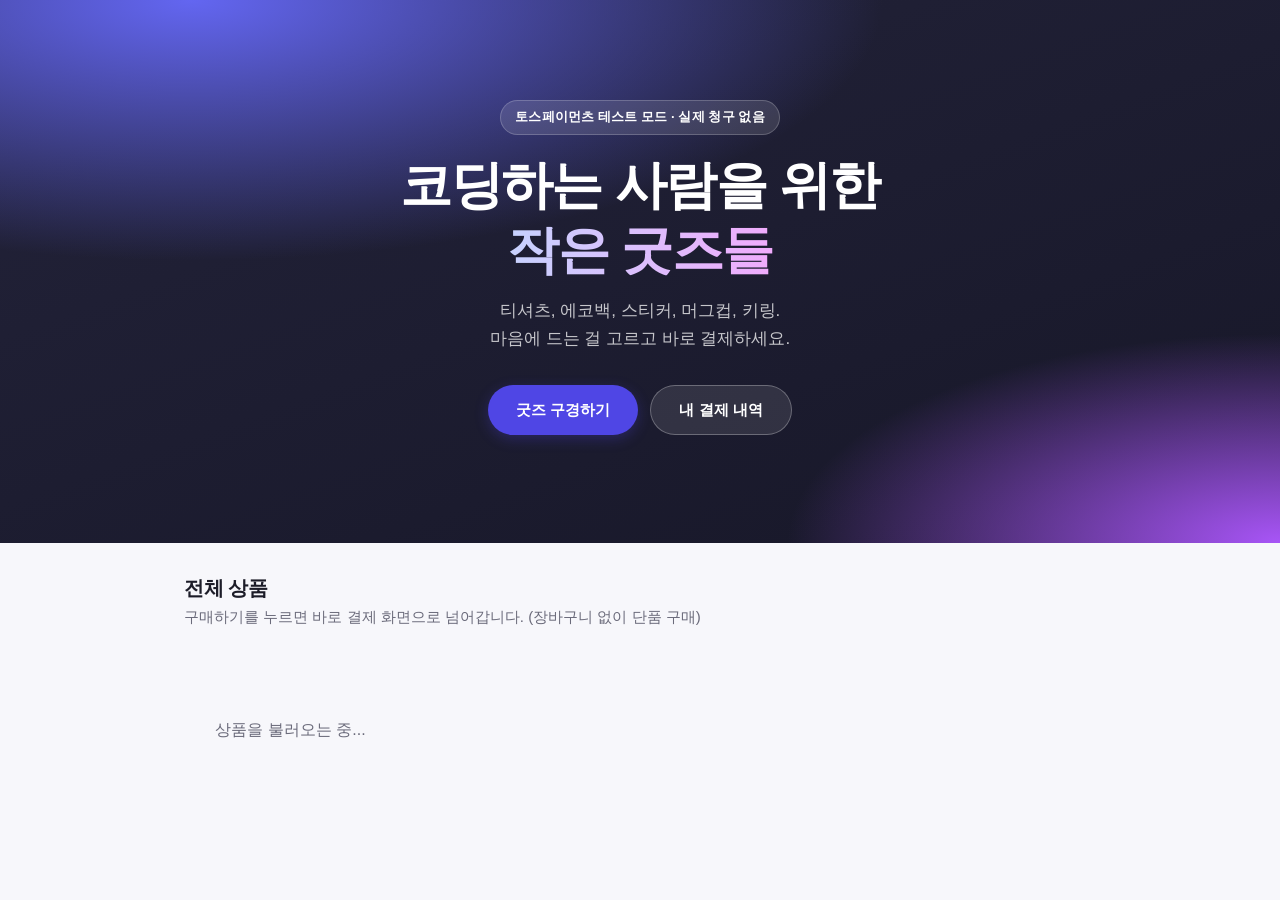
<file: index.html>
<!DOCTYPE html>
<html lang="ko">
<head>
  <meta charset="UTF-8" />
  <meta name="viewport" content="width=device-width, initial-scale=1.0" />
  <title>굿즈샵 | 잔재미코딩 굿즈 스토어</title>
  <link rel="stylesheet" href="./assets/css/style.css" />
</head>
<body>
  <div id="nav-placeholder"></div>

  <section class="hero">
    <div class="hero-inner">
      <span class="hero-badge">토스페이먼츠 테스트 모드 · 실제 청구 없음</span>
      <h1 class="hero-title">코딩하는 사람을 위한<br /><em>작은 굿즈들</em></h1>
      <p class="hero-sub">티셔츠, 에코백, 스티커, 머그컵, 키링.<br />마음에 드는 걸 고르고 바로 결제하세요.</p>
      <div class="hero-actions">
        <a class="btn btn-primary" href="#products">굿즈 구경하기</a>
        <a class="btn btn-hero-ghost" href="./pages/my-orders.html">내 결제 내역</a>
      </div>
    </div>
  </section>

  <main>
    <section id="products">
      <div class="section-head">
        <h2>전체 상품</h2>
        <p class="page-sub">구매하기를 누르면 바로 결제 화면으로 넘어갑니다. (장바구니 없이 단품 구매)</p>
      </div>
      <div id="product-grid" class="product-grid">
        <p class="empty-state">상품을 불러오는 중...</p>
      </div>
    </section>
  </main>

  <script type="module" src="./js/products.js"></script>
</body>
</html>
</file>
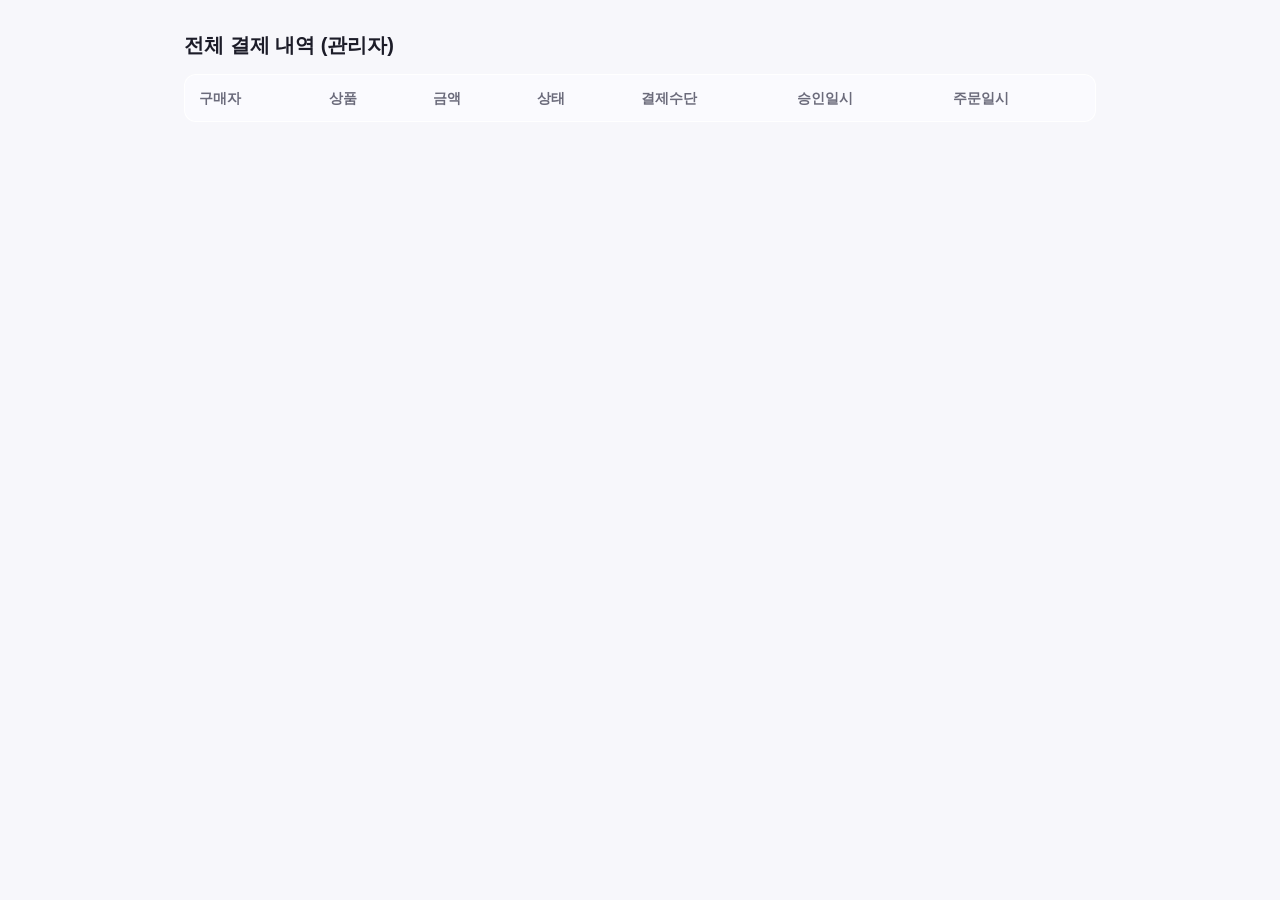
<file: pages/admin.html>
<!DOCTYPE html>
<html lang="ko">
<head>
  <meta charset="UTF-8" />
  <meta name="viewport" content="width=device-width, initial-scale=1.0" />
  <title>관리자 | 굿즈샵</title>
  <link rel="stylesheet" href="../assets/css/style.css" />
</head>
<body>
  <div id="nav-placeholder"></div>

  <main>
    <h2>전체 결제 내역 (관리자)</h2>
    <p id="empty-state" class="empty-state" style="display:none;">아직 결제 내역이 없습니다.</p>
    <table id="orders-table">
      <thead>
        <tr>
          <th>구매자</th>
          <th>상품</th>
          <th>금액</th>
          <th>상태</th>
          <th>결제수단</th>
          <th>승인일시</th>
          <th>주문일시</th>
        </tr>
      </thead>
      <tbody id="orders-tbody"></tbody>
    </table>
  </main>

  <script type="module" src="../js/admin.js"></script>
</body>
</html>
</file>
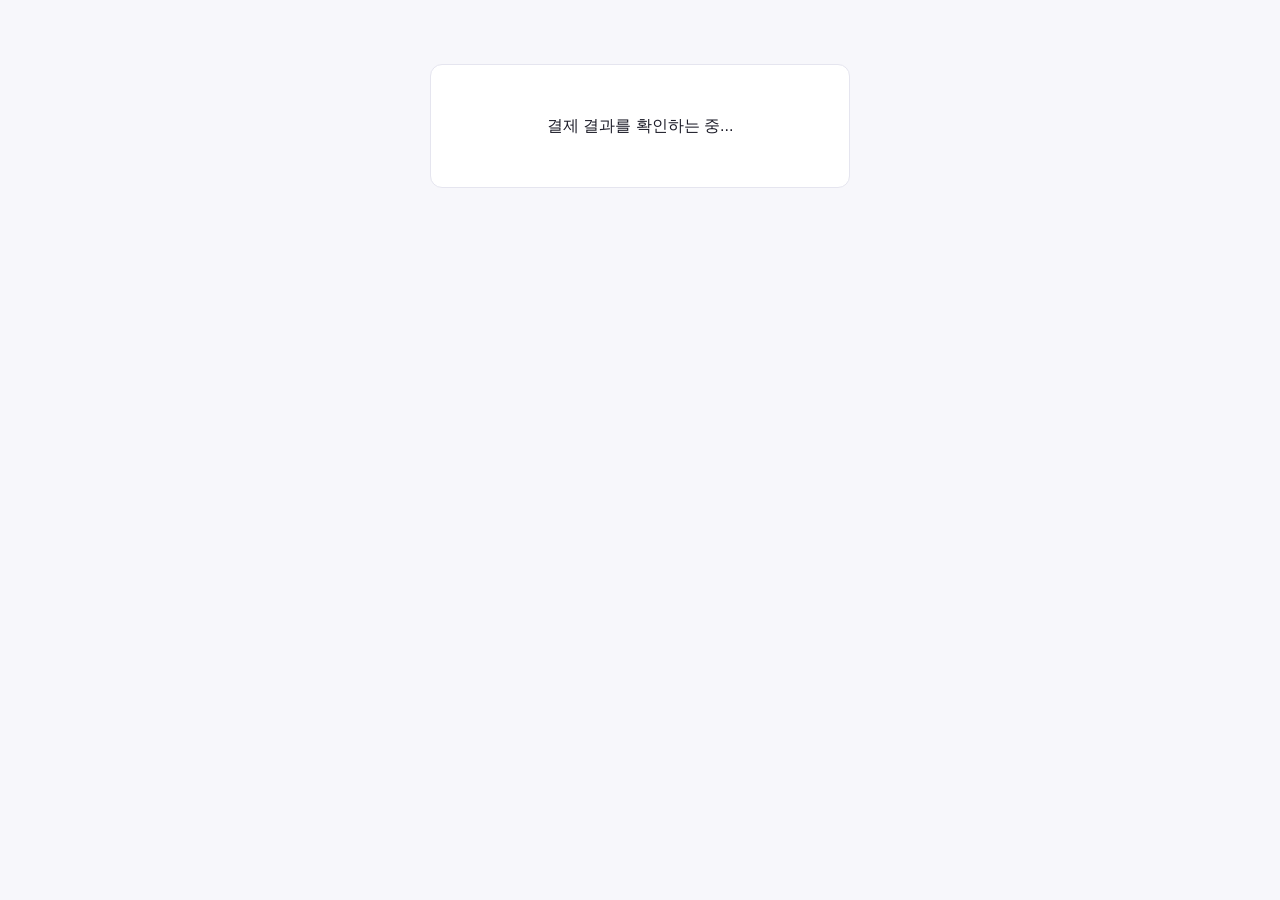
<file: pages/checkout-result.html>
<!DOCTYPE html>
<html lang="ko">
<head>
  <meta charset="UTF-8" />
  <meta name="viewport" content="width=device-width, initial-scale=1.0" />
  <title>결제 결과 | 굿즈샵</title>
  <link rel="stylesheet" href="../assets/css/style.css" />
</head>
<body>
  <div id="nav-placeholder"></div>

  <main>
    <div id="result-box" class="result-box">
      <p>결제 결과를 확인하는 중...</p>
    </div>
  </main>

  <script type="module" src="../js/checkout-result.js"></script>
</body>
</html>
</file>
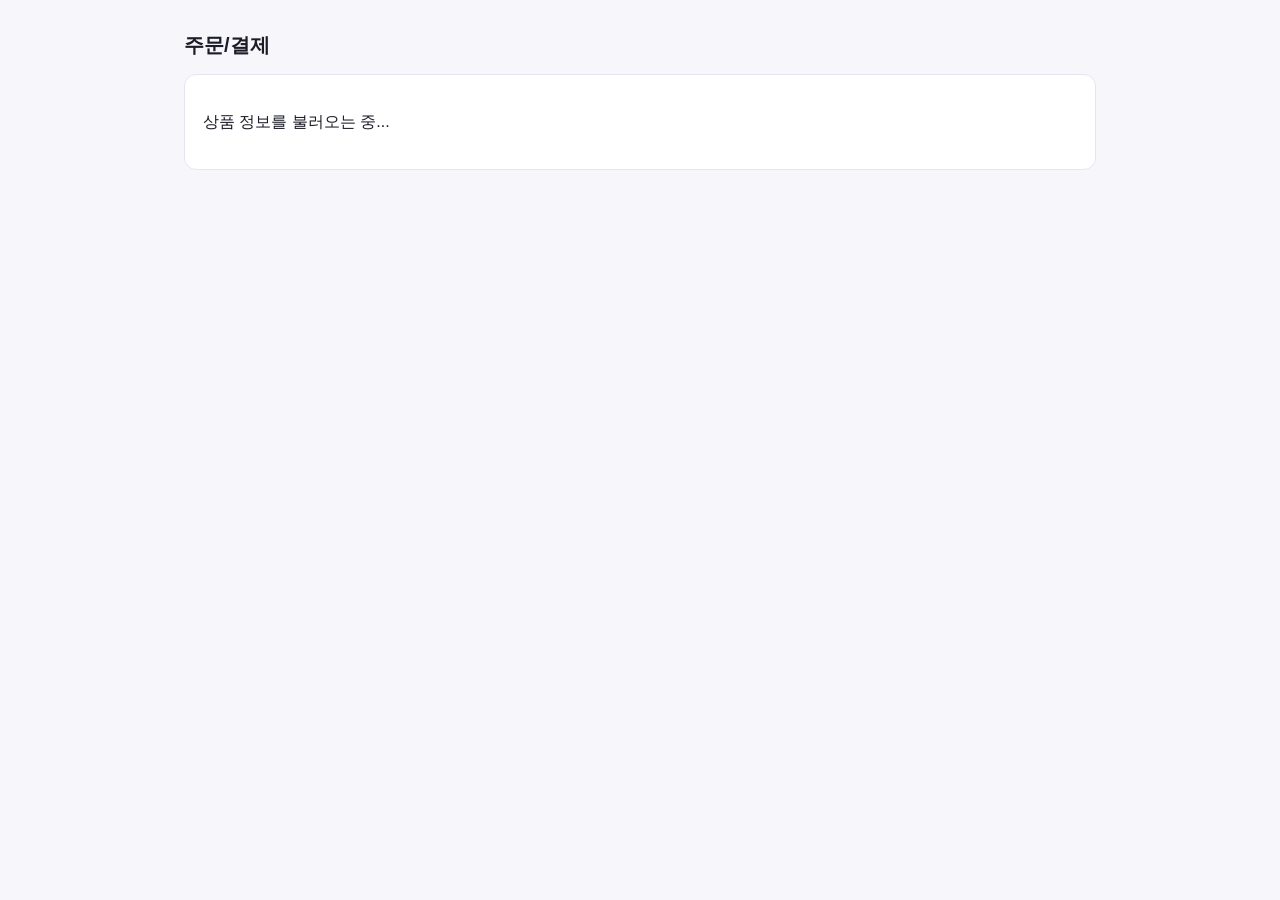
<file: pages/checkout.html>
<!DOCTYPE html>
<html lang="ko">
<head>
  <meta charset="UTF-8" />
  <meta name="viewport" content="width=device-width, initial-scale=1.0" />
  <title>결제하기 | 굿즈샵</title>
  <link rel="stylesheet" href="../assets/css/style.css" />
  <!-- 토스페이먼츠 결제위젯 SDK -->
  <script src="https://js.tosspayments.com/v1/payment-widget"></script>
</head>
<body>
  <div id="nav-placeholder"></div>

  <main>
    <h2>주문/결제</h2>
    <div id="checkout-error" class="form-error"></div>

    <div id="checkout-summary" class="checkout-summary">
      <p>상품 정보를 불러오는 중...</p>
    </div>

    <div id="pay-area" style="display:none;">
      <div id="payment-method"></div>
      <div id="agreement"></div>
      <button id="payment-button" class="btn btn-primary btn-block" style="margin-top:20px;" disabled>
        결제하기
      </button>
    </div>
  </main>

  <script type="module" src="../js/checkout.js"></script>
</body>
</html>
</file>
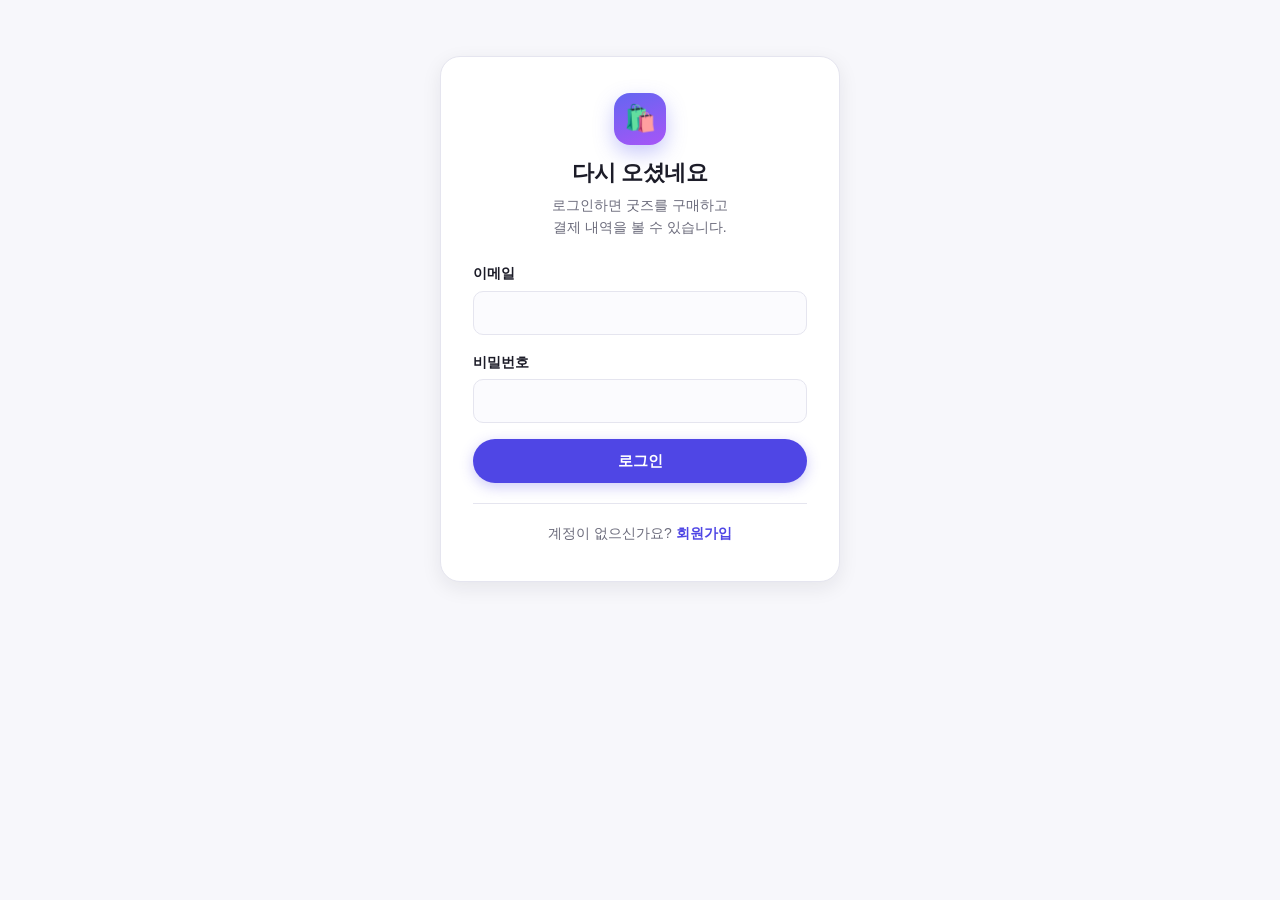
<file: pages/login.html>
<!DOCTYPE html>
<html lang="ko">
<head>
  <meta charset="UTF-8" />
  <meta name="viewport" content="width=device-width, initial-scale=1.0" />
  <title>로그인 | 굿즈샵</title>
  <link rel="stylesheet" href="../assets/css/style.css" />
</head>
<body>
  <div id="nav-placeholder"></div>

  <main class="auth">
    <div class="form-panel">
      <div class="auth-head">
        <div class="auth-mark">🛍️</div>
        <h2>다시 오셨네요</h2>
        <p class="auth-sub">로그인하면 굿즈를 구매하고<br />결제 내역을 볼 수 있습니다.</p>
      </div>
      <div id="form-error" class="form-error"></div>
      <form id="login-form">
        <div class="form-field">
          <label for="email">이메일</label>
          <input type="email" id="email" required autocomplete="email" />
        </div>
        <div class="form-field">
          <label for="password">비밀번호</label>
          <input type="password" id="password" required autocomplete="current-password" />
        </div>
        <button type="submit" id="submit-btn" class="btn btn-primary btn-block">로그인</button>
      </form>
      <div class="form-footer">
        계정이 없으신가요? <a href="./signup.html">회원가입</a>
      </div>
    </div>
  </main>

  <script type="module" src="../js/login.js"></script>
</body>
</html>
</file>
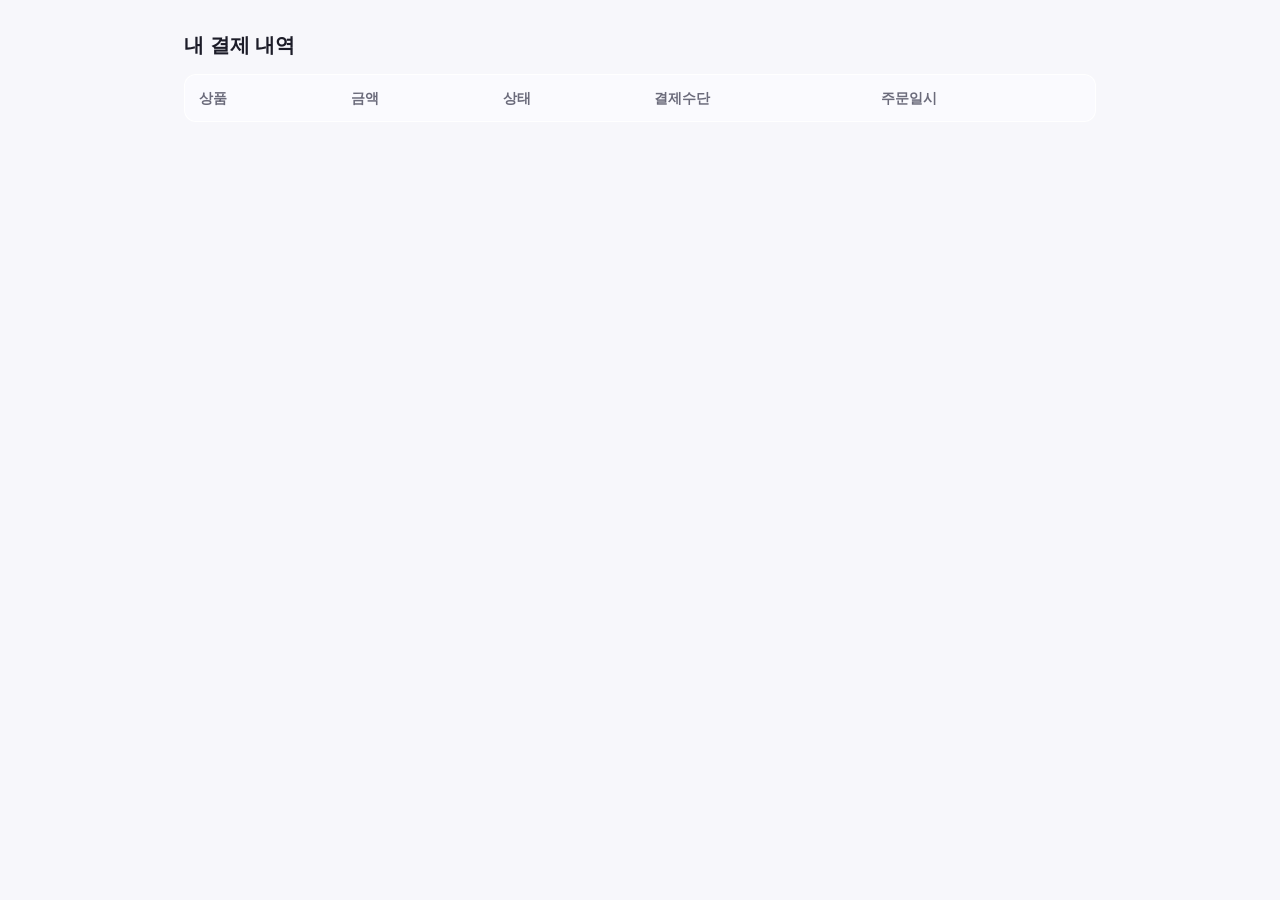
<file: pages/my-orders.html>
<!DOCTYPE html>
<html lang="ko">
<head>
  <meta charset="UTF-8" />
  <meta name="viewport" content="width=device-width, initial-scale=1.0" />
  <title>내 결제 내역 | 굿즈샵</title>
  <link rel="stylesheet" href="../assets/css/style.css" />
</head>
<body>
  <div id="nav-placeholder"></div>

  <main>
    <h2>내 결제 내역</h2>
    <p id="empty-state" class="empty-state" style="display:none;">아직 결제 내역이 없습니다.</p>
    <table id="orders-table">
      <thead>
        <tr>
          <th>상품</th>
          <th>금액</th>
          <th>상태</th>
          <th>결제수단</th>
          <th>주문일시</th>
        </tr>
      </thead>
      <tbody id="orders-tbody"></tbody>
    </table>
  </main>

  <script type="module" src="../js/my-orders.js"></script>
</body>
</html>
</file>
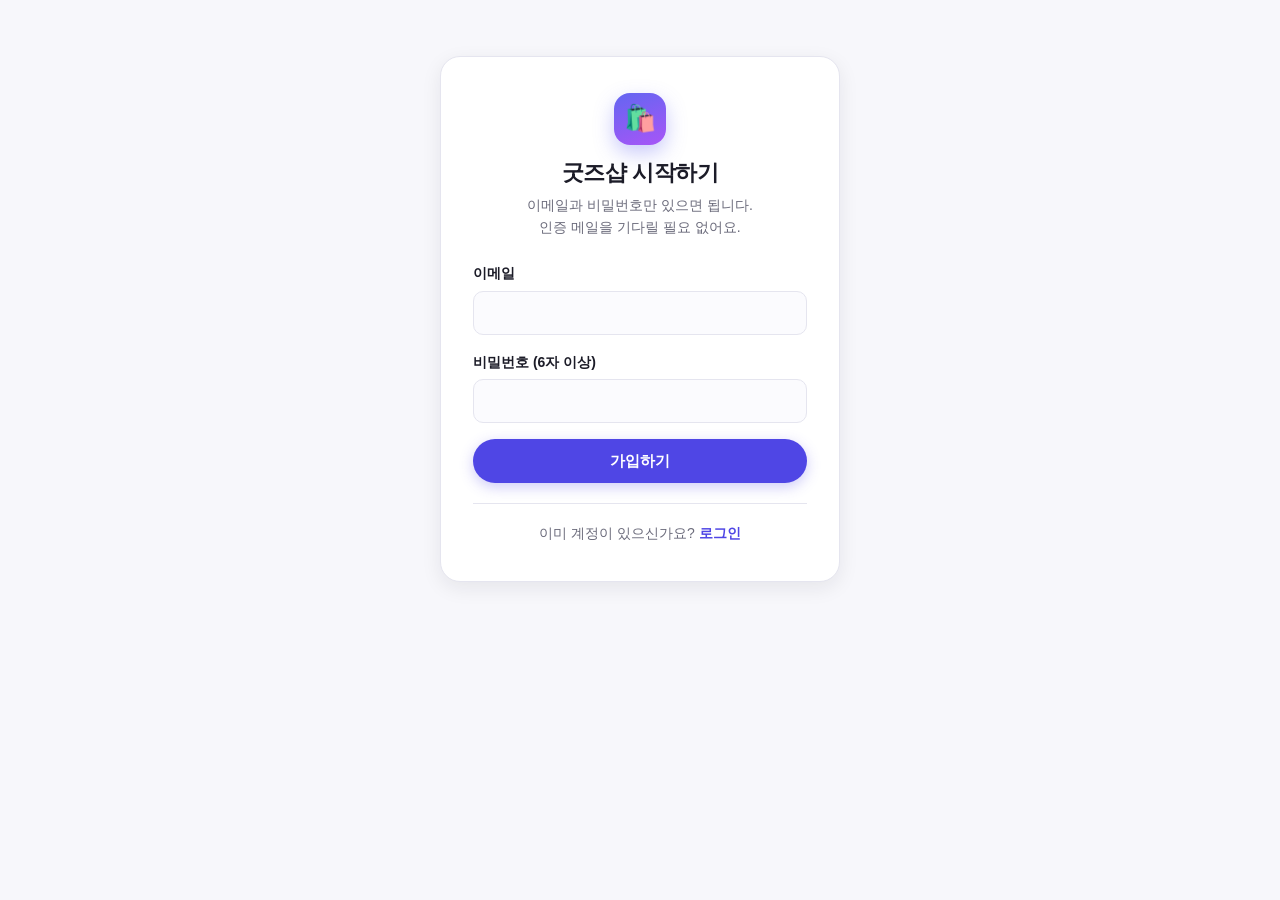
<file: pages/signup.html>
<!DOCTYPE html>
<html lang="ko">
<head>
  <meta charset="UTF-8" />
  <meta name="viewport" content="width=device-width, initial-scale=1.0" />
  <title>회원가입 | 굿즈샵</title>
  <link rel="stylesheet" href="../assets/css/style.css" />
</head>
<body>
  <div id="nav-placeholder"></div>

  <main class="auth">
    <div class="form-panel">
      <div class="auth-head">
        <div class="auth-mark">🛍️</div>
        <h2>굿즈샵 시작하기</h2>
        <p class="auth-sub">이메일과 비밀번호만 있으면 됩니다.<br />인증 메일을 기다릴 필요 없어요.</p>
      </div>
      <div id="form-error" class="form-error"></div>
      <form id="signup-form">
        <div class="form-field">
          <label for="email">이메일</label>
          <input type="email" id="email" required autocomplete="email" />
        </div>
        <div class="form-field">
          <label for="password">비밀번호 (6자 이상)</label>
          <input type="password" id="password" required minlength="6" autocomplete="new-password" />
        </div>
        <button type="submit" id="submit-btn" class="btn btn-primary btn-block">가입하기</button>
      </form>
      <div class="form-footer">
        이미 계정이 있으신가요? <a href="./login.html">로그인</a>
      </div>
    </div>
  </main>

  <script type="module" src="../js/signup.js"></script>
</body>
</html>
</file>
<file: assets/css/style.css>
/*
  모바일 우선(mobile-first) 스타일.

  기본 스타일 = 폰 화면 기준.
  화면이 넓어지면 @media (min-width: ...) 로 하나씩 넓혀갑니다.

  지키는 규칙:
  - 손으로 누르는 것(버튼/링크)은 최소 44px 높이 — 손가락으로 정확히 누를 수 있는 크기
  - 본문 글자는 최소 16px — 폰에서 읽을 수 있는 크기
  - 입력창도 16px — 이보다 작으면 iPhone 이 입력할 때 화면을 멋대로 확대함
  - 가로 스크롤 금지
*/

:root {
  --bg: #f7f7fb;
  --panel: #ffffff;
  --border: #e5e5ef;
  --text: #1c1c28;
  --text-sub: #6b6b7b;
  --primary: #4f46e5;
  --primary-dark: #4338ca;
  --primary-soft: #eef2ff; /* 아주 연한 보라 — 강조 배경용 */
  --danger: #e11d48;
  --success: #16a34a;
  --pending: #94a3b8;
  --radius: 12px;
  --radius-lg: 20px;
  --tap: 44px; /* 최소 터치 영역 */

  /* 그림자: 요소를 살짝 떠 보이게 함 */
  --shadow-sm: 0 1px 2px rgba(28, 28, 40, 0.06);
  --shadow-md: 0 6px 20px rgba(28, 28, 40, 0.08);
  --shadow-lg: 0 18px 40px rgba(28, 28, 40, 0.12);
}

* { box-sizing: border-box; }

body {
  margin: 0;
  background: var(--bg);
  color: var(--text);
  font-family: "Apple SD Gothic Neo", "Malgun Gothic", -apple-system, BlinkMacSystemFont, sans-serif;
  font-size: 16px;
  line-height: 1.6;
  -webkit-text-size-adjust: 100%; /* 폰 가로/세로 전환 시 글자 크기 튀는 것 방지 */
  overflow-x: hidden;             /* 가로 스크롤 방지 */
}

img { max-width: 100%; }

a { color: inherit; text-decoration: none; }

/* ---------- 상단 네비게이션 ---------- */
/*
  반투명 흰 배경 + backdrop-filter(뒤에 깔린 것을 흐리게 하는 효과)로
  스크롤할 때 내용이 헤더 뒤로 은은하게 비쳐 보이게 합니다.
*/
.nav {
  display: flex;
  align-items: center;
  justify-content: space-between;
  gap: 12px;
  padding: 8px 16px;
  background: rgba(255, 255, 255, 0.82);
  backdrop-filter: saturate(180%) blur(12px);
  -webkit-backdrop-filter: saturate(180%) blur(12px);
  border-bottom: 1px solid var(--border);
  position: sticky;
  top: 0;
  z-index: 10;
}

.nav-brand {
  font-weight: 800;
  font-size: 17px;
  letter-spacing: -0.02em;
  white-space: nowrap;
  display: flex;
  align-items: center;
  gap: 8px;
  min-height: var(--tap);
}

/* 로고 이모지를 동그란 배지 안에 넣어 정돈해 보이게 */
.nav-logo {
  display: inline-flex;
  align-items: center;
  justify-content: center;
  width: 30px;
  height: 30px;
  border-radius: 10px;
  background: var(--primary-soft);
  font-size: 16px;
}

/* 링크가 많아 폰에서 넘칠 수 있으므로, 넘치면 가로로 스크롤되게 함 */
.nav-links {
  display: flex;
  align-items: center;
  gap: 2px;
  font-size: 14px;
  font-weight: 600;
  color: var(--text-sub);
  overflow-x: auto;
  -webkit-overflow-scrolling: touch;
  scrollbar-width: none;
}
.nav-links::-webkit-scrollbar { display: none; }

/* 네비게이션 안의 모든 누를 수 있는 것: 터치 영역 확보 */
.nav-links a,
.nav-links button {
  display: flex;
  align-items: center;
  min-height: 38px;
  padding: 0 12px;
  border-radius: 999px;
  white-space: nowrap;
  transition: background 0.15s ease, color 0.15s ease;
}

.nav-links a:hover {
  color: var(--primary);
  background: var(--primary-soft);
}

/* 회원가입: 눈에 띄는 알약 버튼 */
.nav-cta {
  background: var(--text);
  color: #fff;
}
.nav-cta:hover { background: var(--primary); color: #fff; }

/* 관리자 링크: 다른 메뉴와 구분되도록 */
.nav-admin { color: var(--primary); }

.nav-link-btn {
  background: none;
  border: none;
  font: inherit;
  color: var(--text-sub);
  cursor: pointer;
}
.nav-link-btn:hover { color: var(--danger); background: #fef2f2; }

/* ---------- 히어로 (홈 상단 대문) ---------- */
/*
  화면 전체 너비를 쓰는 어두운 영역입니다.
  radial-gradient 두 개를 겹쳐 은은한 빛 번짐을 만듭니다.
*/
.hero {
  position: relative;
  overflow: hidden;
  background:
    radial-gradient(90% 80% at 15% 0%, #6366f1 0%, transparent 60%),
    radial-gradient(70% 70% at 100% 100%, #a855f7 0%, transparent 55%),
    linear-gradient(160deg, #23233a 0%, #171728 100%);
  color: #fff;
  text-align: center;
  padding: 48px 20px 52px;
}

.hero-inner {
  max-width: 640px;
  margin: 0 auto;
  position: relative;
}

.hero-badge {
  display: inline-block;
  padding: 6px 14px;
  border-radius: 999px;
  background: rgba(255, 255, 255, 0.12);
  border: 1px solid rgba(255, 255, 255, 0.2);
  font-size: 12px;
  font-weight: 600;
  letter-spacing: 0.01em;
  margin-bottom: 18px;
}

.hero-title {
  font-size: 30px;
  line-height: 1.25;
  letter-spacing: -0.03em;
  font-weight: 800;
  margin: 0 0 14px;
}

/* <em> 부분만 색을 입혀 강조 (기울임은 끔) */
.hero-title em {
  font-style: normal;
  background: linear-gradient(90deg, #c7d2fe, #f0abfc);
  -webkit-background-clip: text;
  background-clip: text;
  color: transparent;
}

.hero-sub {
  margin: 0 0 26px;
  font-size: 15px;
  line-height: 1.65;
  color: rgba(255, 255, 255, 0.75);
}

.hero-actions {
  display: flex;
  flex-direction: column;
  gap: 10px;
}

/* ---------- 섹션 제목 ---------- */
.section-head { margin-bottom: 20px; }
.section-head h2 {
  margin: 0 0 4px;
  letter-spacing: -0.02em;
}
.section-head .page-sub { margin: 0; }

/* ---------- 본문 영역 ---------- */
main {
  max-width: 960px;
  margin: 0 auto;
  padding: 24px 16px 64px;
}

h1 { font-size: 24px; margin: 0 0 8px; line-height: 1.3; }
h2 { font-size: 20px; margin: 0 0 16px; line-height: 1.3; }
p.page-sub { color: var(--text-sub); margin: 0 0 24px; font-size: 15px; }

/* ---------- 상품 목록 ---------- */
/* 폰: 2열. 화면이 아주 좁으면(360px 미만) 1열로 떨어짐 */
.product-grid {
  display: grid;
  grid-template-columns: repeat(auto-fill, minmax(150px, 1fr));
  gap: 12px;
}

.product-card {
  background: var(--panel);
  border: 1px solid var(--border);
  border-radius: var(--radius-lg);
  overflow: hidden;
  display: flex;
  flex-direction: column;
  box-shadow: var(--shadow-sm);
  transition: transform 0.18s ease, box-shadow 0.18s ease, border-color 0.18s ease;
}

/* 마우스를 올리면 살짝 떠오름 (터치 기기에서는 나타나지 않음) */
@media (hover: hover) {
  .product-card:hover {
    transform: translateY(-3px);
    box-shadow: var(--shadow-md);
    border-color: #d8d8ea;
  }
  .product-card:hover img { transform: scale(1.04); }
}

.product-card img {
  width: 100%;
  aspect-ratio: 1 / 1;
  object-fit: cover;
  background: #eee;
  transition: transform 0.35s ease;
}

.product-card .body {
  padding: 12px 12px 14px;
  display: flex;
  flex-direction: column;
  gap: 4px;
  flex: 1;
}

.product-card .name { font-weight: 700; font-size: 15px; }
.product-card .desc { color: var(--text-sub); font-size: 13px; flex: 1; }
.product-card .price { font-weight: 800; font-size: 17px; }
.product-card .stock { font-size: 12px; color: var(--text-sub); margin-bottom: 8px; }

/* ---------- 버튼 ---------- */
.btn {
  display: inline-flex;
  align-items: center;
  justify-content: center;
  min-height: var(--tap);   /* 손가락으로 누를 수 있는 크기 */
  border: none;
  border-radius: 999px;
  padding: 10px 20px;
  font-weight: 700;
  font-size: 15px;
  cursor: pointer;
  text-align: center;
  transition: background 0.15s ease, opacity 0.15s ease;
}

.btn-primary {
  background: var(--primary);
  color: #fff;
  box-shadow: 0 4px 14px rgba(79, 70, 229, 0.28);
}
.btn-primary:hover { background: var(--primary-dark); }
.btn-primary:active { transform: translateY(1px); }
.btn-primary:disabled {
  background: #cbd5e1;
  cursor: not-allowed;
  box-shadow: none;
}
.btn-block { display: flex; width: 100%; }
.btn-ghost {
  background: transparent;
  border: 1px solid var(--border);
  color: var(--text);
}

/* 히어로 위(어두운 배경)에 올라가는 보조 버튼 */
.btn-hero-ghost {
  background: rgba(255, 255, 255, 0.1);
  border: 1px solid rgba(255, 255, 255, 0.28);
  color: #fff;
}
.btn-hero-ghost:hover { background: rgba(255, 255, 255, 0.18); }

/* ---------- 입력 폼 ---------- */
/*
  로그인/회원가입 화면.
  main.auth 는 카드가 화면 가운데쯤에 오도록 위쪽 여백을 조금 더 줍니다.
*/
main.auth { padding-top: 32px; }

.form-panel {
  max-width: 400px;
  margin: 0 auto;
  background: var(--panel);
  border: 1px solid var(--border);
  border-radius: var(--radius-lg);
  padding: 28px 22px;
  box-shadow: var(--shadow-md);
}

.auth-head { text-align: center; margin-bottom: 24px; }

/* 카드 맨 위의 동그란 로고 */
.auth-mark {
  width: 52px;
  height: 52px;
  margin: 0 auto 14px;
  display: flex;
  align-items: center;
  justify-content: center;
  border-radius: 16px;
  font-size: 26px;
  background: linear-gradient(160deg, #6366f1, #a855f7);
  box-shadow: 0 8px 20px rgba(99, 102, 241, 0.35);
}

.auth-head h2 {
  margin: 0 0 6px;
  font-size: 22px;
  letter-spacing: -0.02em;
}

.auth-sub {
  margin: 0;
  color: var(--text-sub);
  font-size: 14px;
  line-height: 1.6;
}

.form-field { margin-bottom: 16px; }
.form-field label { display: block; font-size: 14px; font-weight: 600; margin-bottom: 6px; }
.form-field input {
  width: 100%;
  min-height: var(--tap);
  padding: 10px 14px;
  background: #fbfbfe;
  border: 1px solid var(--border);
  border-radius: 10px;
  font-size: 16px; /* 16px 미만이면 iPhone 이 입력 시 화면을 확대해버림 */
  transition: border-color 0.15s ease, box-shadow 0.15s ease, background 0.15s ease;
}
.form-field input::placeholder { color: #a6a6b8; }

/* 입력창을 누르면 보라색 테두리 + 은은한 링 */
.form-field input:focus {
  outline: none;
  background: var(--panel);
  border-color: var(--primary);
  box-shadow: 0 0 0 3px rgba(79, 70, 229, 0.14);
}

.form-panel .btn-primary { margin-top: 4px; }

.form-error {
  background: #fef2f2;
  color: var(--danger);
  border: 1px solid #fecaca;
  border-radius: 8px;
  padding: 10px 12px;
  font-size: 14px;
  margin-bottom: 16px;
  display: none;
}
.form-error.show { display: block; }

.form-footer {
  margin-top: 20px;
  padding-top: 18px;
  border-top: 1px solid var(--border);
  font-size: 14px;
  color: var(--text-sub);
  text-align: center;
}
.form-footer a { color: var(--primary); font-weight: 600; }
.form-footer a:hover { text-decoration: underline; }

/* ---------- 결제 페이지 ---------- */
/* 폰에서는 이미지와 글이 세로로 쌓이도록 */
.checkout-summary {
  display: flex;
  flex-direction: column;
  gap: 12px;
  background: var(--panel);
  border: 1px solid var(--border);
  border-radius: var(--radius);
  padding: 16px;
  margin-bottom: 20px;
}

.checkout-summary img {
  width: 100%;
  max-width: 160px;
  height: auto;
  aspect-ratio: 1 / 1;
  border-radius: 8px;
  object-fit: cover;
}

/* ---------- 표(결제 내역) ---------- */
/*
  폰에서는 표를 그대로 두면 7칸이 화면 밖으로 넘칩니다.
  그래서 폰에서는 각 줄(tr)을 "카드"로 바꿔서 세로로 쌓습니다.
  각 칸(td) 왼쪽에 항목 이름을 붙이는데, 그 이름은 HTML 의 data-label 속성에서 가져옵니다.
*/
table {
  width: 100%;
  border-collapse: collapse;
  background: transparent;
}

/* 폰: 표를 카드로 변신 */
thead { display: none; } /* 표 머리글 숨김 (각 칸이 자기 이름표를 갖게 되므로) */

tbody, tr, td { display: block; width: 100%; }

tr {
  background: var(--panel);
  border: 1px solid var(--border);
  border-radius: var(--radius);
  padding: 6px 14px;
  margin-bottom: 12px;
}

td {
  display: flex;
  justify-content: space-between;
  align-items: center;
  gap: 12px;
  padding: 9px 0;
  font-size: 15px;
  border-bottom: 1px solid var(--border);
  text-align: right;
  word-break: break-all;
}

tr td:last-child { border-bottom: none; }

/* 각 칸 왼쪽에 붙는 항목 이름 (예: "금액") */
td::before {
  content: attr(data-label);
  flex: 0 0 auto;
  color: var(--text-sub);
  font-size: 13px;
  font-weight: 600;
  text-align: left;
}

.badge {
  display: inline-block;
  padding: 3px 10px;
  border-radius: 999px;
  font-size: 12px;
  font-weight: 700;
  color: #fff;
}
.badge-PENDING { background: var(--pending); }
.badge-DONE { background: var(--success); }
.badge-FAILED { background: var(--danger); }

.empty-state { text-align: center; color: var(--text-sub); padding: 48px 16px; }

/* ---------- 결제 결과 화면 ---------- */
.result-box {
  max-width: 420px;
  margin: 32px auto 0;
  text-align: center;
  background: var(--panel);
  border: 1px solid var(--border);
  border-radius: var(--radius);
  padding: 32px 20px;
}
.result-box .icon { font-size: 42px; margin-bottom: 12px; }
.result-box dl { text-align: left; margin: 24px 0; font-size: 15px; }
.result-box dt { color: var(--text-sub); display: inline-block; width: 90px; }
.result-box dd { display: inline; margin: 0; font-weight: 600; word-break: break-all; }
.result-box dd::after { content: ""; display: block; }

/* =========================================================
   태블릿 이상 (768px ~)
   ========================================================= */
@media (min-width: 768px) {
  .nav { padding: 10px 24px; }
  .nav-brand { font-size: 18px; }
  .nav-links { gap: 6px; overflow-x: visible; }

  main { padding: 32px 24px 80px; }

  h1 { font-size: 28px; }

  /* 히어로: 넓은 화면에서 시원하게 */
  .hero { padding: 80px 24px 88px; }
  .hero-title { font-size: 44px; }
  .hero-sub { font-size: 17px; margin-bottom: 32px; }
  .hero-badge { font-size: 13px; }

  /* 버튼 두 개를 가로로 나란히 */
  .hero-actions {
    flex-direction: row;
    justify-content: center;
    gap: 12px;
  }
  .hero-actions .btn { padding: 12px 28px; }

  .section-head { margin-bottom: 24px; }

  .product-grid {
    grid-template-columns: repeat(3, 1fr);
    gap: 20px;
  }

  .product-card .body { padding: 14px 16px 18px; gap: 6px; }

  main.auth { padding-top: 56px; }
  .form-panel { padding: 36px 32px; }

  /* 결제 요약: 이미지와 글을 가로로 */
  .checkout-summary {
    flex-direction: row;
    gap: 16px;
    padding: 18px;
  }
  .checkout-summary img { width: 84px; height: 84px; max-width: none; }

  /* 표를 다시 "진짜 표"로 되돌림 */
  table {
    background: var(--panel);
    border: 1px solid var(--border);
    border-radius: var(--radius);
    overflow: hidden;
  }

  thead { display: table-header-group; }
  tbody { display: table-row-group; }

  tr {
    display: table-row;
    background: transparent;
    border: none;
    border-radius: 0;
    padding: 0;
    margin: 0;
  }

  th, td {
    display: table-cell;
    width: auto;
    padding: 12px 14px;
    text-align: left;
    font-size: 14px;
    border-bottom: 1px solid var(--border);
    word-break: normal;
  }

  th {
    color: var(--text-sub);
    font-weight: 600;
    background: #fafafe;
    white-space: nowrap;
  }

  td::before { content: none; } /* 항목 이름표 숨김 (표 머리글이 다시 보이므로) */

  tr:last-child td { border-bottom: none; }
}

/* =========================================================
   PC (1024px ~)
   ========================================================= */
@media (min-width: 1024px) {
  .product-grid { grid-template-columns: repeat(4, 1fr); }

  .hero { padding: 100px 24px 108px; }
  .hero-title { font-size: 52px; }
}

/*
  "동작 줄이기"를 켜 둔 사용자를 위해 움직임을 끕니다.
  (기기 설정에서 애니메이션을 싫어한다고 밝힌 사람들)
*/
@media (prefers-reduced-motion: reduce) {
  * { transition: none !important; }
}
</file>
